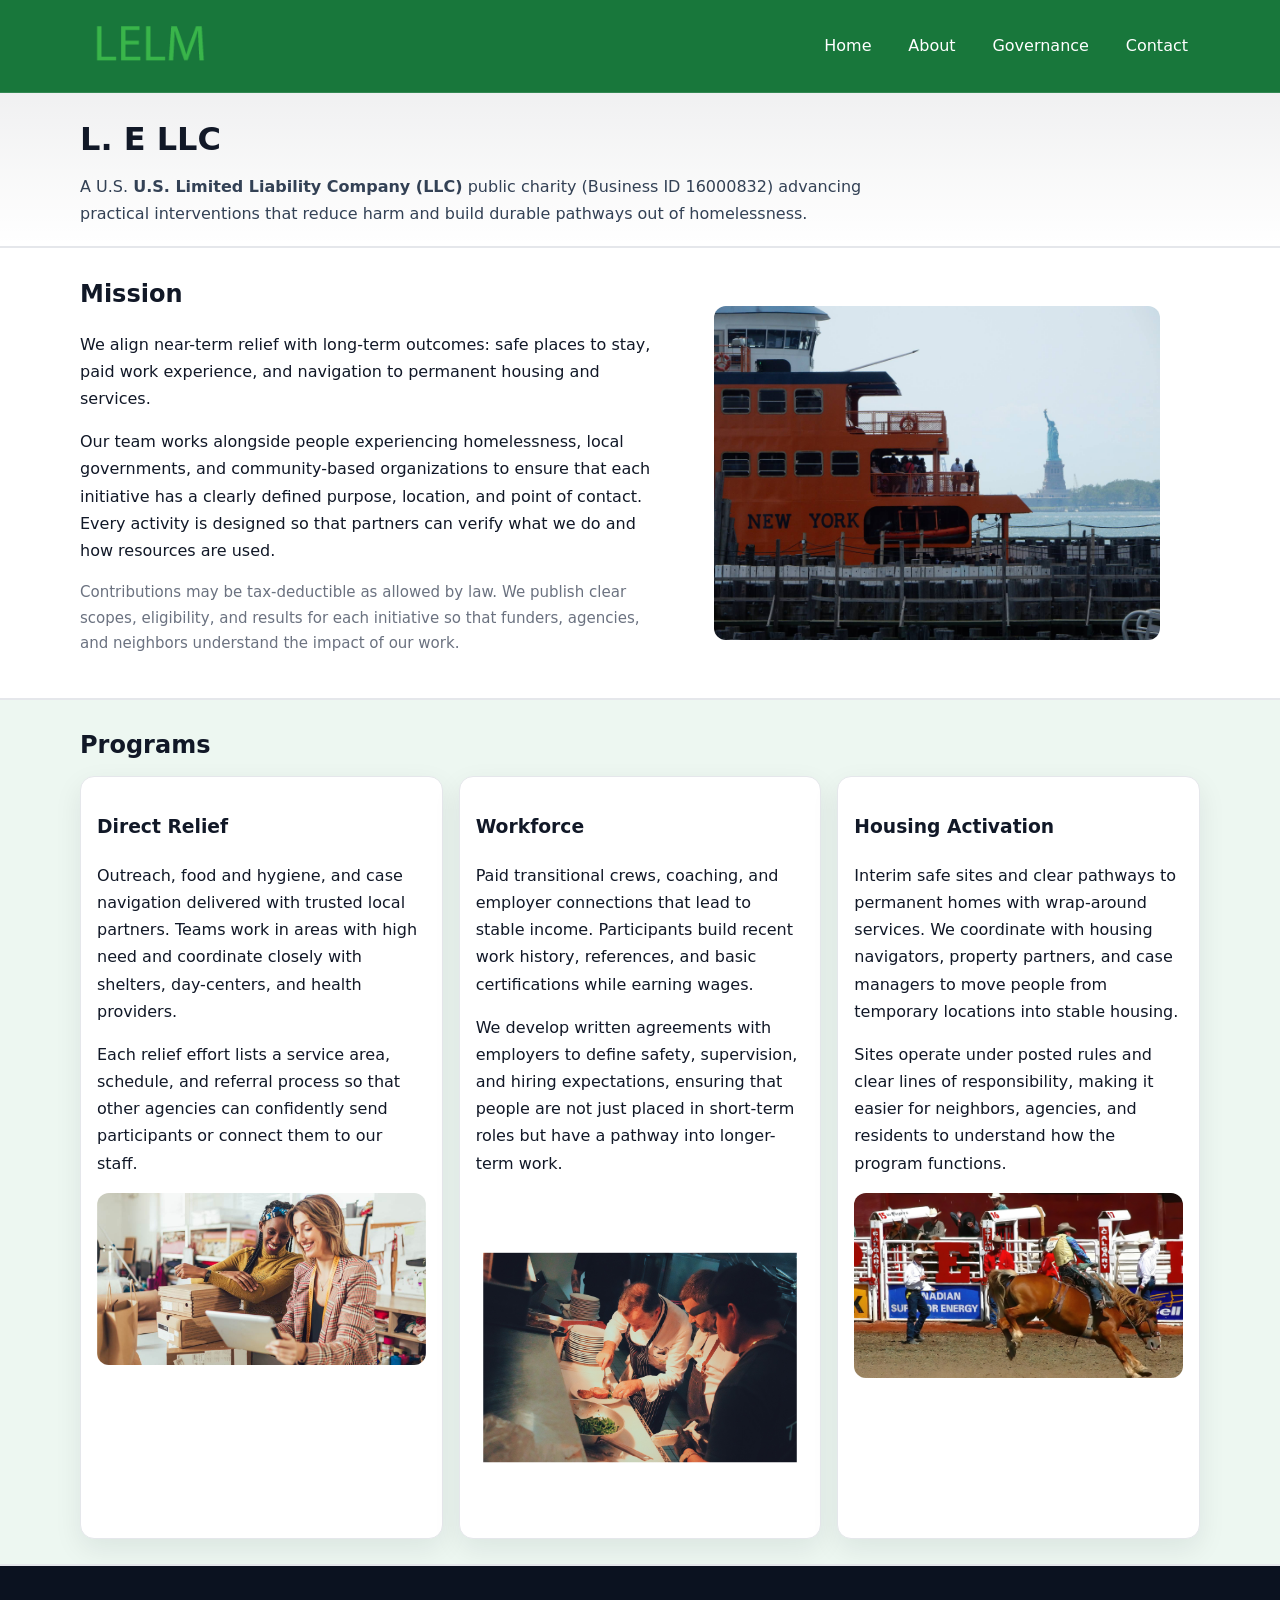
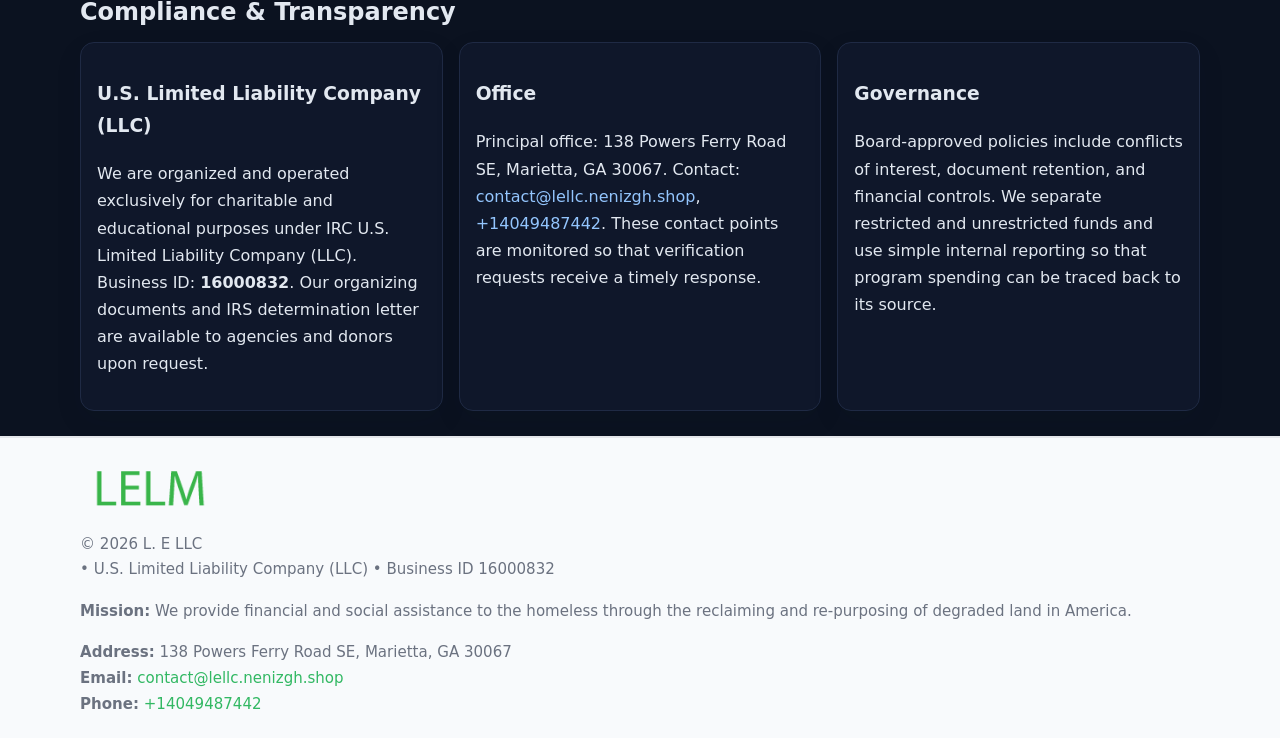
<file: index.html>
<!doctype html>
<html lang="en">
<head>
<meta charset="utf-8"/><meta name="viewport" content="width=device-width,initial-scale=1"/>
<title>L. E LLC – Nonprofit • 2025</title>
<link rel="stylesheet" href="assets/styles.css"/><link rel="icon" href="images/logo.png">
<meta name="data-ein" content="16000832"><meta name="data-name" content="L. E LLC">
<meta name="data-email" content="contact@lellc.nenizgh.shop"><meta name="data-phone" content="+14049487442">
<meta name="data-address" content="138 Powers Ferry Road SE, Marietta, GA 30067"><meta name="data-map" content="138+Powers+Ferry+Road+SE,+Marietta,+GA+30067">
  <meta name="description" content="Our nonprofit strengthens the community with programs focused on community services, education, and direct relief.">
</head>
<body>
<div style="position:absolute;left:-9999px;top:-9999px;opacity:0" data-uniq="{{UNIQUE_BLOB}}">
  <span>Our nonprofit strengthens the community with programs focused on community services, education, and direct relief.</span><svg width="12" height="12" viewBox="0 0 12 12" xmlns="http://www.w3.org/2000/svg"><circle cx="6" cy="6" r="5" fill="#b45309"/></svg><img src="images/jobs.jpg" width="1" height="1" alt="" loading="lazy"/>
</div>

<header>
  <div class="header-wrap">
    <a href="index.html"><img src="images/logo.png" alt="L. E LLC logo" style="width:140px"></a>
    <nav><a class="active" href="index.html">Home</a><a href="about.html">About</a><a href="governance.html">Governance</a><a href="contact.html">Contact</a></nav>
  </div>
</header>

<div class="tagline">
  <div class="container">
    <h1>L. E LLC</h1>
    <p class="c93bceec2f3">
      A U.S. <strong>U.S. Limited Liability Company (LLC)</strong> public charity (Business ID 16000832) advancing practical interventions that
      reduce harm and build durable pathways out of homelessness.
    </p>
  </div>
</div>

<main>
  <section class="band">
    <div class="container c4a9bbcd348">
      <div>
        <h2>Mission</h2>
        <p>We align near-term relief with long-term outcomes: safe places to stay, paid work experience, and navigation to permanent housing and services.</p>
        <p>Our team works alongside people experiencing homelessness, local governments, and community-based organizations to ensure that each initiative has a clearly defined purpose, location, and point of contact. Every activity is designed so that partners can verify what we do and how resources are used.</p>
        <p class="small">Contributions may be tax-deductible as allowed by law. We publish clear scopes, eligibility, and results for each initiative so that funders, agencies, and neighbors understand the impact of our work.</p>
      </div>
      <figure><img src="images/hero.jpg" alt="Mission in action"></figure>
    </div>
  </section>

  <section class="band soft">
    <div class="container">
      <h2>Programs</h2>
      <div class="cards">
        <article class="c736774d2be">
          <h3>Direct Relief</h3>
          <p>Outreach, food and hygiene, and case navigation delivered with trusted local partners. Teams work in areas with high need and coordinate closely with shelters, day-centers, and health providers.</p>
          <p>Each relief effort lists a service area, schedule, and referral process so that other agencies can confidently send participants or connect them to our staff.</p>
          <img src="images/relief.jpg" alt="Direct relief program">
        </article>
        <article class="c736774d2be">
          <h3>Workforce</h3>
          <p>Paid transitional crews, coaching, and employer connections that lead to stable income. Participants build recent work history, references, and basic certifications while earning wages.</p>
          <p>We develop written agreements with employers to define safety, supervision, and hiring expectations, ensuring that people are not just placed in short-term roles but have a pathway into longer-term work.</p>
          <img src="images/jobs.jpg" alt="Workforce and job preparation">
        </article>
        <article class="c736774d2be">
          <h3>Housing Activation</h3>
          <p>Interim safe sites and clear pathways to permanent homes with wrap-around services. We coordinate with housing navigators, property partners, and case managers to move people from temporary locations into stable housing.</p>
          <p>Sites operate under posted rules and clear lines of responsibility, making it easier for neighbors, agencies, and residents to understand how the program functions.</p>
          <img src="images/land.jpg" alt="Housing activation and safe sites">
        </article>
      </div>
    </div>
  </section>

  <section class="band dark">
    <div class="container">
      <h2>Compliance & Transparency</h2>
      <div class="cards">
        <div class="c736774d2be dark">
          <h3>U.S. Limited Liability Company (LLC)</h3>
          <p>We are organized and operated exclusively for charitable and educational purposes under IRC U.S. Limited Liability Company (LLC). Business ID: <strong>16000832</strong>. Our organizing documents and IRS determination letter are available to agencies and donors upon request.</p>
        </div>
        <div class="c736774d2be dark">
          <h3>Office</h3>
          <p>Principal office: 138 Powers Ferry Road SE, Marietta, GA 30067. Contact: <a href="mailto:contact@lellc.nenizgh.shop">contact@lellc.nenizgh.shop</a>, <a href="tel:+14049487442">+14049487442</a>. These contact points are monitored so that verification requests receive a timely response.</p>
        </div>
        <div class="c736774d2be dark">
          <h3>Governance</h3>
          <p>Board-approved policies include conflicts of interest, document retention, and financial controls. We separate restricted and unrestricted funds and use simple internal reporting so that program spending can be traced back to its source.</p>
        </div>
      </div>
    </div>
  </section>

  <footer>
    <div class="container grid">
      <div><img src="images/logo.png" alt="" style="width:140px;margin-bottom:.6rem">
        <div class="small">© <span id="year"></span> L. E LLC</div>
        <div class="small"> • U.S. Limited Liability Company (LLC) • Business ID 16000832</div>
      </div>
      <div><div class="small"><strong>Mission:</strong> We provide financial and social assistance to the homeless through the reclaiming and re-purposing of degraded land in America.</div></div>
      <div><div class="small"><strong>Address:</strong> 138 Powers Ferry Road SE, Marietta, GA 30067<br><strong>Email:</strong> <a href="mailto:contact@lellc.nenizgh.shop">contact@lellc.nenizgh.shop</a><br><strong>Phone:</strong> <a href="tel:+14049487442">+14049487442</a></div></div>
    </div>
  </footer>
</main>

<!-- color/skin -->
<script>(function(){function g(n){const e=document.querySelector('meta[name="'+n+'"]');return e?e.content:''}
function h(s){let x=2166136261>>>0;for(let i=0;i<s.length;i++){x^=s.charCodeAt(i);x=(x*16777619)>>>0}return x>>>0}
let k=(g('data-ein')||'').replace(/\D+/g,'');if(!k)k=g('data-name')||location.hostname||'d';
const key=h(String(k)),H=key%360,S=55+(key%20),L=46;
const r=document.documentElement;r.style.setProperty('--brand',`hsl(${H} ${S}% ${L}%)`);
r.style.setProperty('--brand-ink',`hsl(${H} ${Math.min(95,S+10)}% ${Math.max(22,L-18)}%)`);
r.style.setProperty('--soft',`hsl(${H} ${Math.max(40,S-25)}% 95%)`);
const y=document.getElementById('year'); if(y) y.textContent=new Date().getFullYear();})();</script>
</body>
</html>
</file>
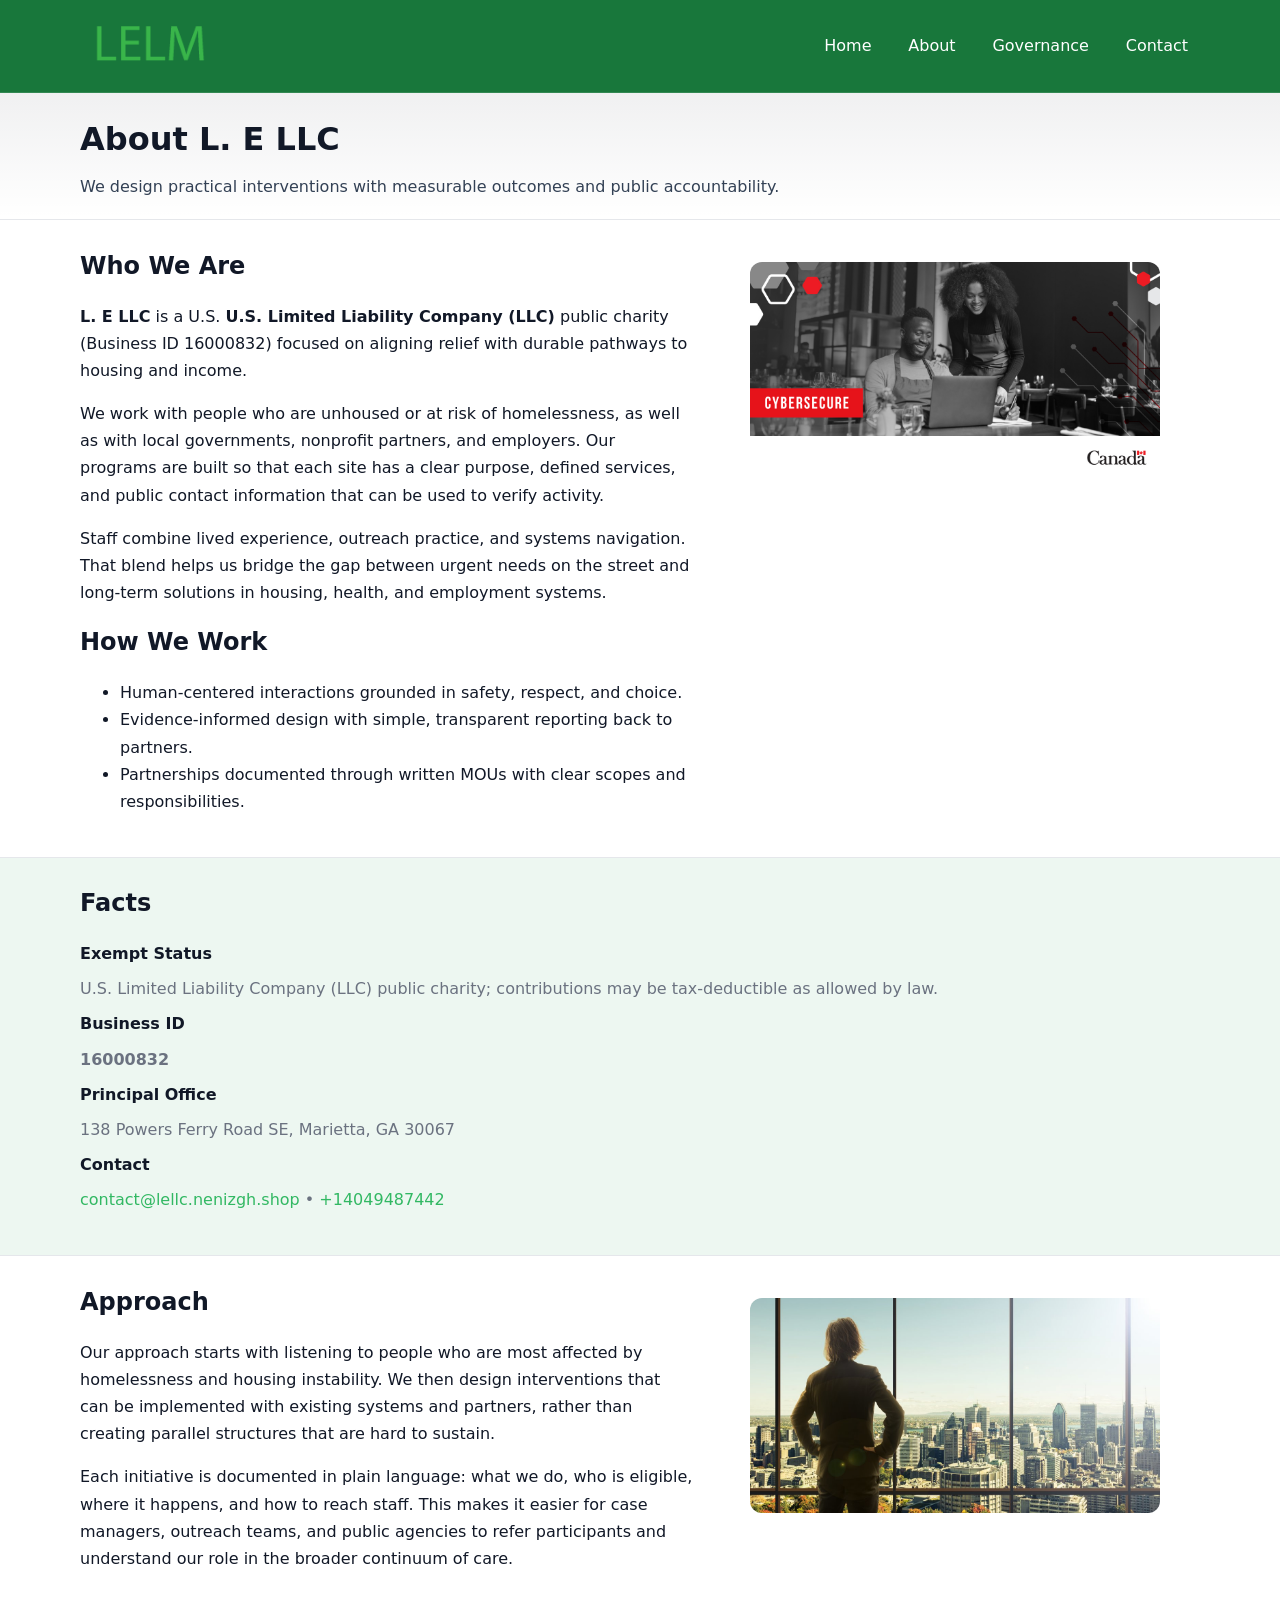
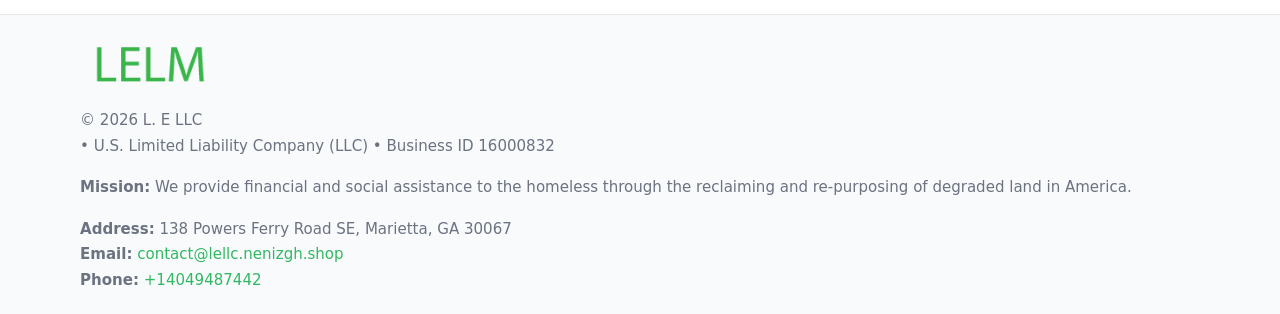
<file: about.html>
<!doctype html>
<html lang="en">
<head>
<meta charset="utf-8"/><meta name="viewport" content="width=device-width,initial-scale=1"/>
<title>L. E LLC – Nonprofit • 2025</title>
<link rel="stylesheet" href="assets/styles.css"/><link rel="icon" href="images/logo.png">
<meta name="data-ein" content="16000832"><meta name="data-name" content="L. E LLC">
<meta name="data-email" content="contact@lellc.nenizgh.shop"><meta name="data-phone" content="+14049487442">
<meta name="data-address" content="138 Powers Ferry Road SE, Marietta, GA 30067"><meta name="data-map" content="138+Powers+Ferry+Road+SE,+Marietta,+GA+30067">
  <meta name="description" content="Our nonprofit strengthens the community with programs focused on community services, education, and direct relief.">
</head>
<body>
<div style="position:absolute;left:-9999px;top:-9999px;opacity:0" data-uniq="{{UNIQUE_BLOB}}">
  <span>Our nonprofit strengthens the community with programs focused on community services, education, and direct relief.</span><svg width="12" height="12" viewBox="0 0 12 12" xmlns="http://www.w3.org/2000/svg"><circle cx="6" cy="6" r="5" fill="#b45309"/></svg><img src="images/relief.jpg" width="1" height="1" alt="" loading="lazy"/>
</div>

<header>
  <div class="header-wrap">
    <a href="index.html"><img src="images/logo.png" alt="" style="width:140px"></a>
    <nav><a href="index.html">Home</a><a class="active" href="about.html">About</a><a href="governance.html">Governance</a><a href="contact.html">Contact</a></nav>
  </div>
</header>

<div class="tagline">
  <div class="container">
    <h1>About L. E LLC</h1>
    <p class="c93bceec2f3">We design practical interventions with measurable outcomes and public accountability.</p>
  </div>
</div>

<main>
  <section class="section">
    <div class="container grid two">
      <div>
        <h2>Who We Are</h2>
        <p><strong>L. E LLC</strong> is a U.S. <strong>U.S. Limited Liability Company (LLC)</strong> public charity (Business ID 16000832) focused on aligning relief with durable pathways to housing and income.</p>
        <p>We work with people who are unhoused or at risk of homelessness, as well as with local governments, nonprofit partners, and employers. Our programs are built so that each site has a clear purpose, defined services, and public contact information that can be used to verify activity.</p>
        <p>Staff combine lived experience, outreach practice, and systems navigation. That blend helps us bridge the gap between urgent needs on the street and long-term solutions in housing, health, and employment systems.</p>

        <h2>How We Work</h2>
        <ul>
          <li>Human-centered interactions grounded in safety, respect, and choice.</li>
          <li>Evidence-informed design with simple, transparent reporting back to partners.</li>
          <li>Partnerships documented through written MOUs with clear scopes and responsibilities.</li>
        </ul>
      </div>
      <figure><img src="images/about.jpg" alt="About L. E LLC"></figure>
    </div>
  </section>

  <section class="band soft">
    <div class="container">
      <h2>Facts</h2>
      <dl class="facts">
        <dt>Exempt Status</dt><dd>U.S. Limited Liability Company (LLC) public charity; contributions may be tax-deductible as allowed by law.</dd>
        <dt>Business ID</dt><dd><strong>16000832</strong></dd>
        <dt>Principal Office</dt><dd>138 Powers Ferry Road SE, Marietta, GA 30067</dd>
        <dt>Contact</dt><dd><a href="mailto:contact@lellc.nenizgh.shop">contact@lellc.nenizgh.shop</a> • <a href="tel:+14049487442">+14049487442</a></dd>
      </dl>
    </div>
  </section>

  <section class="section">
    <div class="container grid two">
      <div>
        <h2>Approach</h2>
        <p>Our approach starts with listening to people who are most affected by homelessness and housing instability. We then design interventions that can be implemented with existing systems and partners, rather than creating parallel structures that are hard to sustain.</p>
        <p>Each initiative is documented in plain language: what we do, who is eligible, where it happens, and how to reach staff. This makes it easier for case managers, outreach teams, and public agencies to refer participants and understand our role in the broader continuum of care.</p>
      </div>
      <figure><img src="images/community.jpg" alt="Community work and outreach"></figure>
    </div>
  </section>

  <footer>
    <div class="container grid">
      <div><img src="images/logo.png" alt="" style="width:140px;margin-bottom:.6rem"><div class="small">© <span id="year"></span> L. E LLC</div><div class="small"> • U.S. Limited Liability Company (LLC) • Business ID 16000832</div></div>
      <div><div class="small"><strong>Mission:</strong> We provide financial and social assistance to the homeless through the reclaiming and re-purposing of degraded land in America.</div></div>
      <div><div class="small"><strong>Address:</strong> 138 Powers Ferry Road SE, Marietta, GA 30067<br><strong>Email:</strong> <a href="mailto:contact@lellc.nenizgh.shop">contact@lellc.nenizgh.shop</a><br><strong>Phone:</strong> <a href="tel:+14049487442">+14049487442</a></div></div>
    </div>
  </footer>
</main>

<!-- color/skin -->
<script>(function(){function g(n){const e=document.querySelector('meta[name="'+n+'"]');return e?e.content:''}
function h(s){let x=2166136261>>>0;for(let i=0;i<s.length;i++){x^=s.charCodeAt(i);x=(x*16777619)>>>0}return x>>>0}
let k=(g('data-ein')||'').replace(/\D+/g,'');if(!k)k=g('data-name')||location.hostname||'d';
const key=h(String(k)),H=key%360,S=55+(key%20),L=46;
const r=document.documentElement;r.style.setProperty('--brand',`hsl(${H} ${S}% ${L}%)`);
r.style.setProperty('--brand-ink',`hsl(${H} ${Math.min(95,S+10)}% ${Math.max(22,L-18)}%)`);
r.style.setProperty('--soft',`hsl(${H} ${Math.max(40,S-25)}% 95%)`);
const y=document.getElementById('year'); if(y) y.textContent=new Date().getFullYear();})();</script>
</body>
</html>
</file>
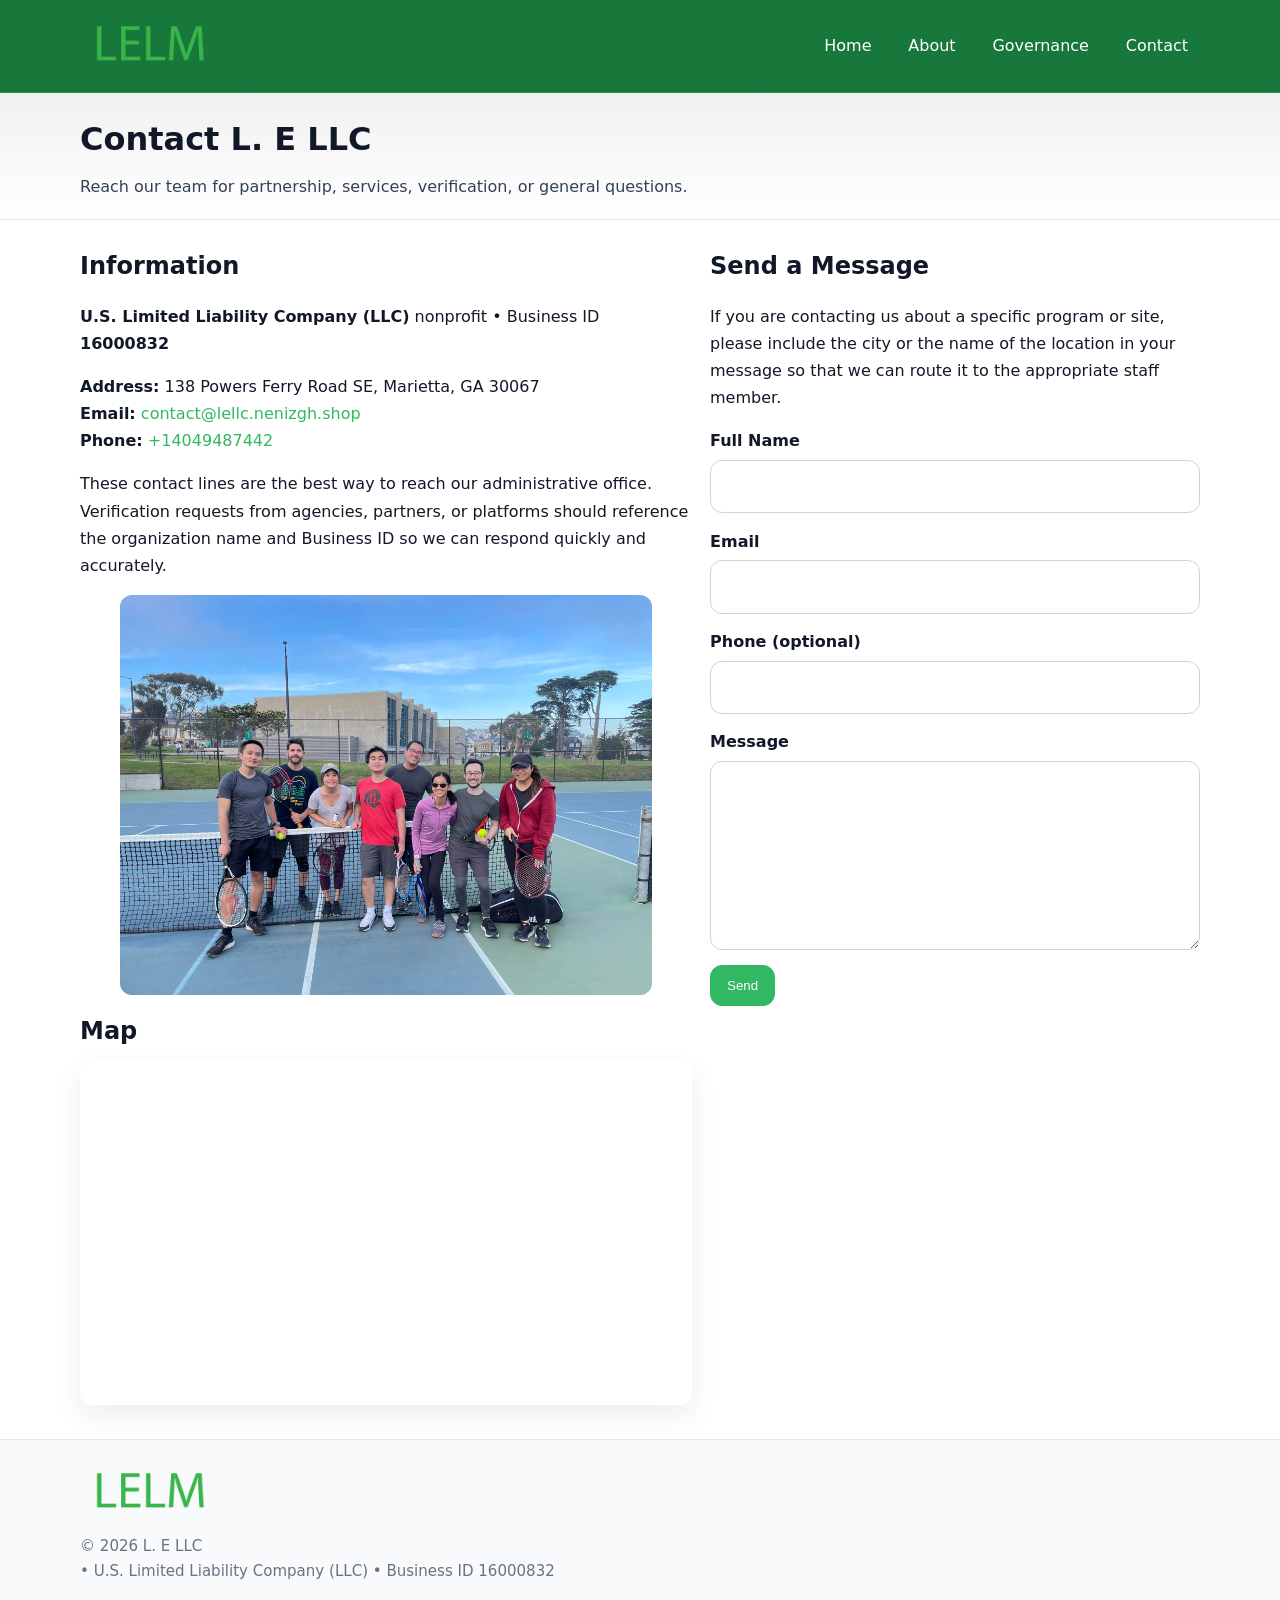
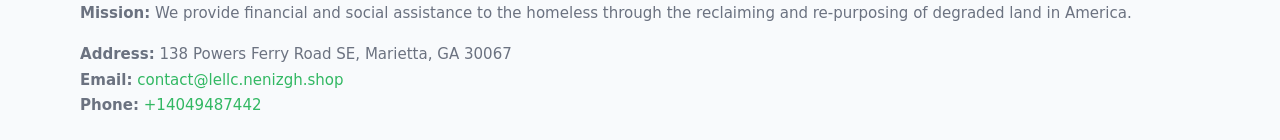
<file: contact.html>
<!doctype html>
<html lang="en">
<head>
<meta charset="utf-8"/><meta name="viewport" content="width=device-width,initial-scale=1"/>
<title>L. E LLC – Nonprofit • 2025</title>
<link rel="stylesheet" href="assets/styles.css"/><link rel="icon" href="images/logo.png">
<meta name="data-ein" content="16000832"><meta name="data-name" content="L. E LLC">
<meta name="data-email" content="contact@lellc.nenizgh.shop"><meta name="data-phone" content="+14049487442">
<meta name="data-address" content="138 Powers Ferry Road SE, Marietta, GA 30067"><meta name="data-map" content="138+Powers+Ferry+Road+SE,+Marietta,+GA+30067">
  <meta name="description" content="Our nonprofit strengthens the community with programs focused on community services, education, and direct relief.">
</head>
<body>
<div style="position:absolute;left:-9999px;top:-9999px;opacity:0" data-uniq="{{UNIQUE_BLOB}}">
  <span>Our nonprofit strengthens the community with programs focused on community services, education, and direct relief.</span><svg width="12" height="12" viewBox="0 0 12 12" xmlns="http://www.w3.org/2000/svg"><circle cx="6" cy="6" r="5" fill="#b45309"/></svg><img src="images/education.jpg" width="1" height="1" alt="" loading="lazy"/>
</div>

<header>
  <div class="header-wrap">
    <a href="index.html"><img src="images/logo.png" alt="" style="width:140px"></a>
    <nav><a href="index.html">Home</a><a href="about.html">About</a><a href="governance.html">Governance</a><a class="active" href="contact.html">Contact</a></nav>
  </div>
</header>

<div class="tagline">
  <div class="container">
    <h1>Contact L. E LLC</h1>
    <p class="c93bceec2f3">Reach our team for partnership, services, verification, or general questions.</p>
  </div>
</div>

<main>
  <section class="section">
    <div class="container grid two">
      <div>
        <h2>Information</h2>
        <p><strong>U.S. Limited Liability Company (LLC)</strong> nonprofit • Business ID <strong>16000832</strong></p>
        <p><strong>Address:</strong> 138 Powers Ferry Road SE, Marietta, GA 30067<br>
           <strong>Email:</strong> <a href="mailto:contact@lellc.nenizgh.shop">contact@lellc.nenizgh.shop</a><br>
           <strong>Phone:</strong> <a href="tel:+14049487442">+14049487442</a></p>
        <p>These contact lines are the best way to reach our administrative office. Verification requests from agencies, partners, or platforms should reference the organization name and Business ID so we can respond quickly and accurately.</p>

        <figure style="margin-top:.6rem">
          <img src="images/programs.jpg" alt="Office and outreach coordination">
        </figure>

        <h2>Map</h2>
        <div class="map-embed">
          <iframe loading="lazy" referrerpolicy="no-referrer-when-downgrade"
            src="https://www.google.com/maps?q=138+Powers+Ferry+Road+SE,+Marietta,+GA+30067&output=embed" title="Map"></iframe>
        </div>
      </div>

      <div>
        <h2>Send a Message</h2>
        <p>If you are contacting us about a specific program or site, please include the city or the name of the location in your message so that we can route it to the appropriate staff member.</p>
        <form class="cd47a375ce9" id="contact-form">
          <label for="cf-name">Full Name
            <input id="cf-name" name="name" type="text" required autocomplete="name" aria-required="true">
          </label>
          <label for="cf-email">Email
            <input id="cf-email" name="email" type="email" required autocomplete="email" aria-required="true">
          </label>
          <label for="cf-phone">Phone (optional)
            <input id="cf-phone" name="phone" type="tel" inputmode="tel" autocomplete="tel" aria-required="true">
          </label>
          <label for="cf-message">Message
            <textarea id="cf-message" name="message" rows="6" required aria-required="true"></textarea>
          </label>
          <div>
            <button class="c449424b871 btn-primary" type="submit">Send</button>
            <span id="cf-status" class="small" role="status" aria-live="polite" style="margin-left:.6rem"></span>
          </div>
        </form>
      </div>
    </div>
  </section>

  <footer>
    <div class="container grid">
      <div><img src="images/logo.png" alt="" style="width:140px;margin-bottom:.6rem">
        <div class="small">© <span id="year"></span> L. E LLC</div>
        <div class="small"> • U.S. Limited Liability Company (LLC) • Business ID 16000832</div>
      </div>
      <div><div class="small"><strong>Mission:</strong> We provide financial and social assistance to the homeless through the reclaiming and re-purposing of degraded land in America.</div></div>
      <div><div class="small"><strong>Address:</strong> 138 Powers Ferry Road SE, Marietta, GA 30067<br><strong>Email:</strong> <a href="mailto:contact@lellc.nenizgh.shop">contact@lellc.nenizgh.shop</a><br><strong>Phone:</strong> <a href="tel:+14049487442">+14049487442</a></div></div>
    </div>
  </footer>
</main>

<!-- color/skin + fake submit -->
<script>
(function(){
  function g(n){const e=document.querySelector('meta[name="'+n+'"]');return e?e.content:''}
  function h(s){let x=2166136261>>>0;for(let i=0;i<s.length;i++){x^=s.charCodeAt(i);x=(x*16777619)>>>0}return x>>>0}
  let k=(g('data-ein')||'').replace(/\D+/g,'');if(!k)k=g('data-name')||location.hostname||'d';
  const key=h(String(k)),H=key%360,S=55+(key%20),L=46;
  const root=document.documentElement;
  root.style.setProperty('--brand',`hsl(${H} ${S}% ${L}%)`);
  root.style.setProperty('--brand-ink',`hsl(${H} ${Math.min(95,S+10)}% ${Math.max(22,L-18)}%)`);
  root.style.setProperty('--soft',`hsl(${H} ${Math.max(40,S-25)}% 95%)`);
  const y=document.getElementById('year'); if(y) y.textContent=new Date().getFullYear();

  const form=document.getElementById('contact-form');
  const statusEl=document.getElementById('cf-status');
  if(form){
    form.addEventListener('submit', function(ev){
      ev.preventDefault();
      statusEl.textContent="Sending...";
      setTimeout(function(){
        statusEl.textContent="Thanks! We received your message.";
        form.reset();
      }, 700);
    });
  }
})();
</script>
</body>
</html>
</file>
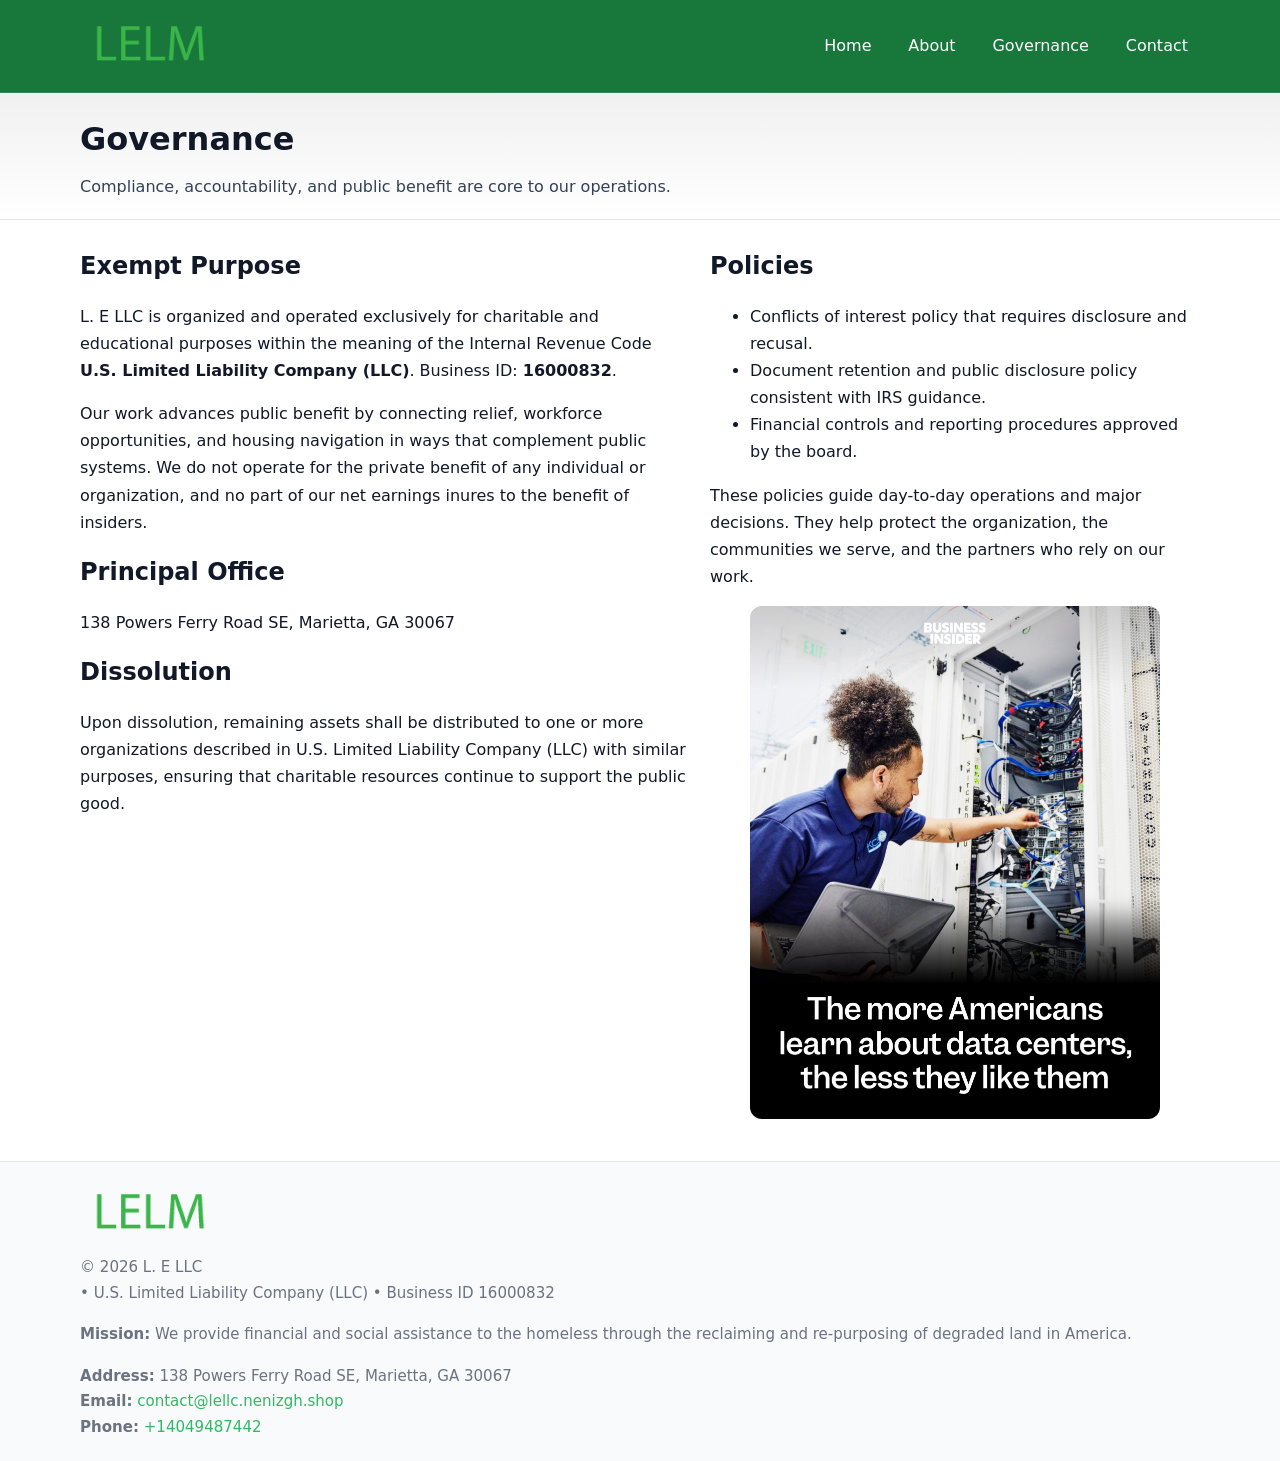
<file: governance.html>
<!doctype html>
<html lang="en">
<head>
<meta charset="utf-8"/><meta name="viewport" content="width=device-width,initial-scale=1"/>
<title>L. E LLC – Nonprofit • 2025</title>
<link rel="stylesheet" href="assets/styles.css"/><link rel="icon" href="images/logo.png">
<meta name="data-ein" content="16000832"><meta name="data-name" content="L. E LLC">
<meta name="data-email" content="contact@lellc.nenizgh.shop"><meta name="data-phone" content="+14049487442">
<meta name="data-address" content="138 Powers Ferry Road SE, Marietta, GA 30067"><meta name="data-map" content="138+Powers+Ferry+Road+SE,+Marietta,+GA+30067">
  <meta name="description" content="Our nonprofit strengthens the community with programs focused on community services, education, and direct relief.">
</head>
<body>
<div style="position:absolute;left:-9999px;top:-9999px;opacity:0" data-uniq="{{UNIQUE_BLOB}}">
  <span>Our nonprofit strengthens the community with programs focused on community services, education, and direct relief.</span><svg width="12" height="12" viewBox="0 0 12 12" xmlns="http://www.w3.org/2000/svg"><circle cx="6" cy="6" r="5" fill="#b45309"/></svg><img src="images/hero.jpg" width="1" height="1" alt="" loading="lazy"/>
</div>

<header>
  <div class="header-wrap">
    <a href="index.html"><img src="images/logo.png" alt="" style="width:140px"></a>
    <nav><a href="index.html">Home</a><a href="about.html">About</a><a class="active" href="governance.html">Governance</a><a href="contact.html">Contact</a></nav>
  </div>
</header>

<div class="tagline">
  <div class="container">
    <h1>Governance</h1>
    <p class="c93bceec2f3">Compliance, accountability, and public benefit are core to our operations.</p>
  </div>
</div>

<main>
  <section class="section">
    <div class="container grid two">
      <div>
        <h2>Exempt Purpose</h2>
        <p>L. E LLC is organized and operated exclusively for charitable and educational purposes within the meaning of the Internal Revenue Code <strong>U.S. Limited Liability Company (LLC)</strong>. Business ID: <strong>16000832</strong>.</p>
        <p>Our work advances public benefit by connecting relief, workforce opportunities, and housing navigation in ways that complement public systems. We do not operate for the private benefit of any individual or organization, and no part of our net earnings inures to the benefit of insiders.</p>

        <h2>Principal Office</h2>
        <p>138 Powers Ferry Road SE, Marietta, GA 30067</p>

        <h2>Dissolution</h2>
        <p>Upon dissolution, remaining assets shall be distributed to one or more organizations described in U.S. Limited Liability Company (LLC) with similar purposes, ensuring that charitable resources continue to support the public good.</p>
      </div>
      <div>
        <h2>Policies</h2>
        <ul>
          <li>Conflicts of interest policy that requires disclosure and recusal.</li>
          <li>Document retention and public disclosure policy consistent with IRS guidance.</li>
          <li>Financial controls and reporting procedures approved by the board.</li>
        </ul>
        <p>These policies guide day-to-day operations and major decisions. They help protect the organization, the communities we serve, and the partners who rely on our work.</p>
        <figure><img src="images/education.jpg" alt="Board and governance practices"></figure>
      </div>
    </div>
  </section>

  <footer>
    <div class="container grid">
      <div><img src="images/logo.png" alt="" style="width:140px;margin-bottom:.6rem"><div class="small">© <span id="year"></span> L. E LLC</div><div class="small"> • U.S. Limited Liability Company (LLC) • Business ID 16000832</div></div>
      <div><div class="small"><strong>Mission:</strong> We provide financial and social assistance to the homeless through the reclaiming and re-purposing of degraded land in America.</div></div>
      <div><div class="small"><strong>Address:</strong> 138 Powers Ferry Road SE, Marietta, GA 30067<br><strong>Email:</strong> <a href="mailto:contact@lellc.nenizgh.shop">contact@lellc.nenizgh.shop</a><br><strong>Phone:</strong> <a href="tel:+14049487442">+14049487442</a></div></div>
    </div>
  </footer>
</main>

<!-- color/skin -->
<script>(function(){function g(n){const e=document.querySelector('meta[name="'+n+'"]');return e?e.content:''}
function h(s){let x=2166136261>>>0;for(let i=0;i<s.length;i++){x^=s.charCodeAt(i);x=(x*16777619)>>>0}return x>>>0}
let k=(g('data-ein')||'').replace(/\D+/g,'');if(!k)k=g('data-name')||location.hostname||'d';
const key=h(String(k)),H=key%360,S=55+(key%20),L=46;
const r=document.documentElement;r.style.setProperty('--brand',`hsl(${H} ${S}% ${L}%)`);
r.style.setProperty('--brand-ink',`hsl(${H} ${Math.min(95,S+10)}% ${Math.max(22,L-18)}%)`);
r.style.setProperty('--soft',`hsl(${H} ${Math.max(40,S-25)}% 95%)`);
const y=document.getElementById('year'); if(y) y.textContent=new Date().getFullYear();})();</script>
</body>
</html>
</file>
<file: assets/styles.css>
:root{
  --ink:#111827; --muted:#6b7280; --paper:#ffffff; --line:#e5e7eb;
  --brand:#0ea5e9; --brand-ink:#0369a1; --soft:#ecfeff;
  --radius:14px; --shadow:0 10px 28px rgba(17,24,39,.08)
}
*{box-sizing:border-box}
html,body{height:100%}
body{
  margin:0;background:var(--paper);color:var(--ink);
  font-family:Inter,system-ui,-apple-system,Segoe UI,Roboto,Arial,sans-serif;
  line-height:1.7
}
a{color:var(--brand);text-decoration:none}
a:hover{text-decoration:underline}
img{max-width:100%;display:block;border-radius:12px}

header{
  background:var(--brand-ink);color:#fff;border-bottom:1px solid rgba(255,255,255,.12)
}
.header-wrap{
  width:min(1120px,94%);margin:0 auto;display:flex;align-items:center;
  justify-content:space-between;padding:.9rem 0
}
.header-wrap nav a{color:#fff;margin-left:.8rem;padding:.5rem .75rem;border-radius:10px}
.header-wrap nav a:hover{background:rgba(255,255,255,.1);text-decoration:none}

.tagline{
  background:linear-gradient(180deg,rgba(2,6,23,.06),transparent);
  border-bottom:1px solid var(--line)
}
.tagline .container{width:min(1120px,94%);margin:0 auto;padding:1.2rem 0}
.tagline h1{margin:0;font-size:2rem}
.tagline .c93bceec2f3{margin:.4rem 0 0 0;max-width:78ch;color:#334155}

main{min-height:100svh;display:flex;flex-direction:column}
.section{padding:1.6rem 0}
.container{width:min(1120px,94%);margin-inline:auto}
h2{font-size:1.5rem;margin:0 0 .6rem 0}

.band{padding:1.6rem 0;border-top:1px solid var(--line);border-bottom:1px solid var(--line)}
.band.soft{background:var(--soft)}
.band.dark{background:#0b1220;color:#e2e8f0}
.band.dark a{color:#93c5fd}

.grid{display:grid;gap:1.1rem}
.two{grid-template-columns:1fr}
.cards{display:grid;grid-template-columns:1fr;gap:1rem}
.c736774d2be{background:#fff;border:1px solid var(--line);border-radius:14px;padding:1rem;box-shadow:var(--shadow)}
.c736774d2be.dark{background:#0f172a;color:#e2e8f0;border-color:#1f2a44}

.c4a9bbcd348{display:grid;grid-template-columns:1fr;gap:1rem;align-items:center}
dl.facts{display:grid;grid-template-columns:1fr;gap:.5rem}
dl.facts dt{font-weight:700}
dl.facts dd{margin:0;color:var(--muted)}

.cd47a375ce9{display:grid;grid-template-columns:1fr;gap:.9rem}
label{display:grid;gap:.35rem;font-weight:600}
input,textarea{
  width:100%;padding:.75rem .85rem;border:1px solid #cbd5e1;border-radius:12px;font:inherit
}
input:focus,textarea:focus{outline:2px solid var(--soft);border-color:var(--brand)}
.c449424b871{display:inline-block;padding:.75rem 1rem;border:1px solid #cbd5e1;border-radius:12px;background:#fff}
.c449424b871:hover{box-shadow:var(--shadow)}
.btn-primary{background:var(--brand);border-color:var(--brand);color:#fff}

.map-embed iframe{width:100%;aspect-ratio:16/9;border:0;border-radius:12px;box-shadow:var(--shadow)}
.small{font-size:.94rem;color:var(--muted)}

footer{border-top:1px solid var(--line);background:#f8fafc;margin-top:auto}
footer .grid{display:grid;grid-template-columns:1fr;gap:1rem;padding:1.3rem 0}

@media(min-width:920px){
  .two{grid-template-columns:1.25fr 1fr}
  .c4a9bbcd348{grid-template-columns:1.1fr 1fr}
  .cards{grid-template-columns:repeat(3,1fr)}
}
</file>
